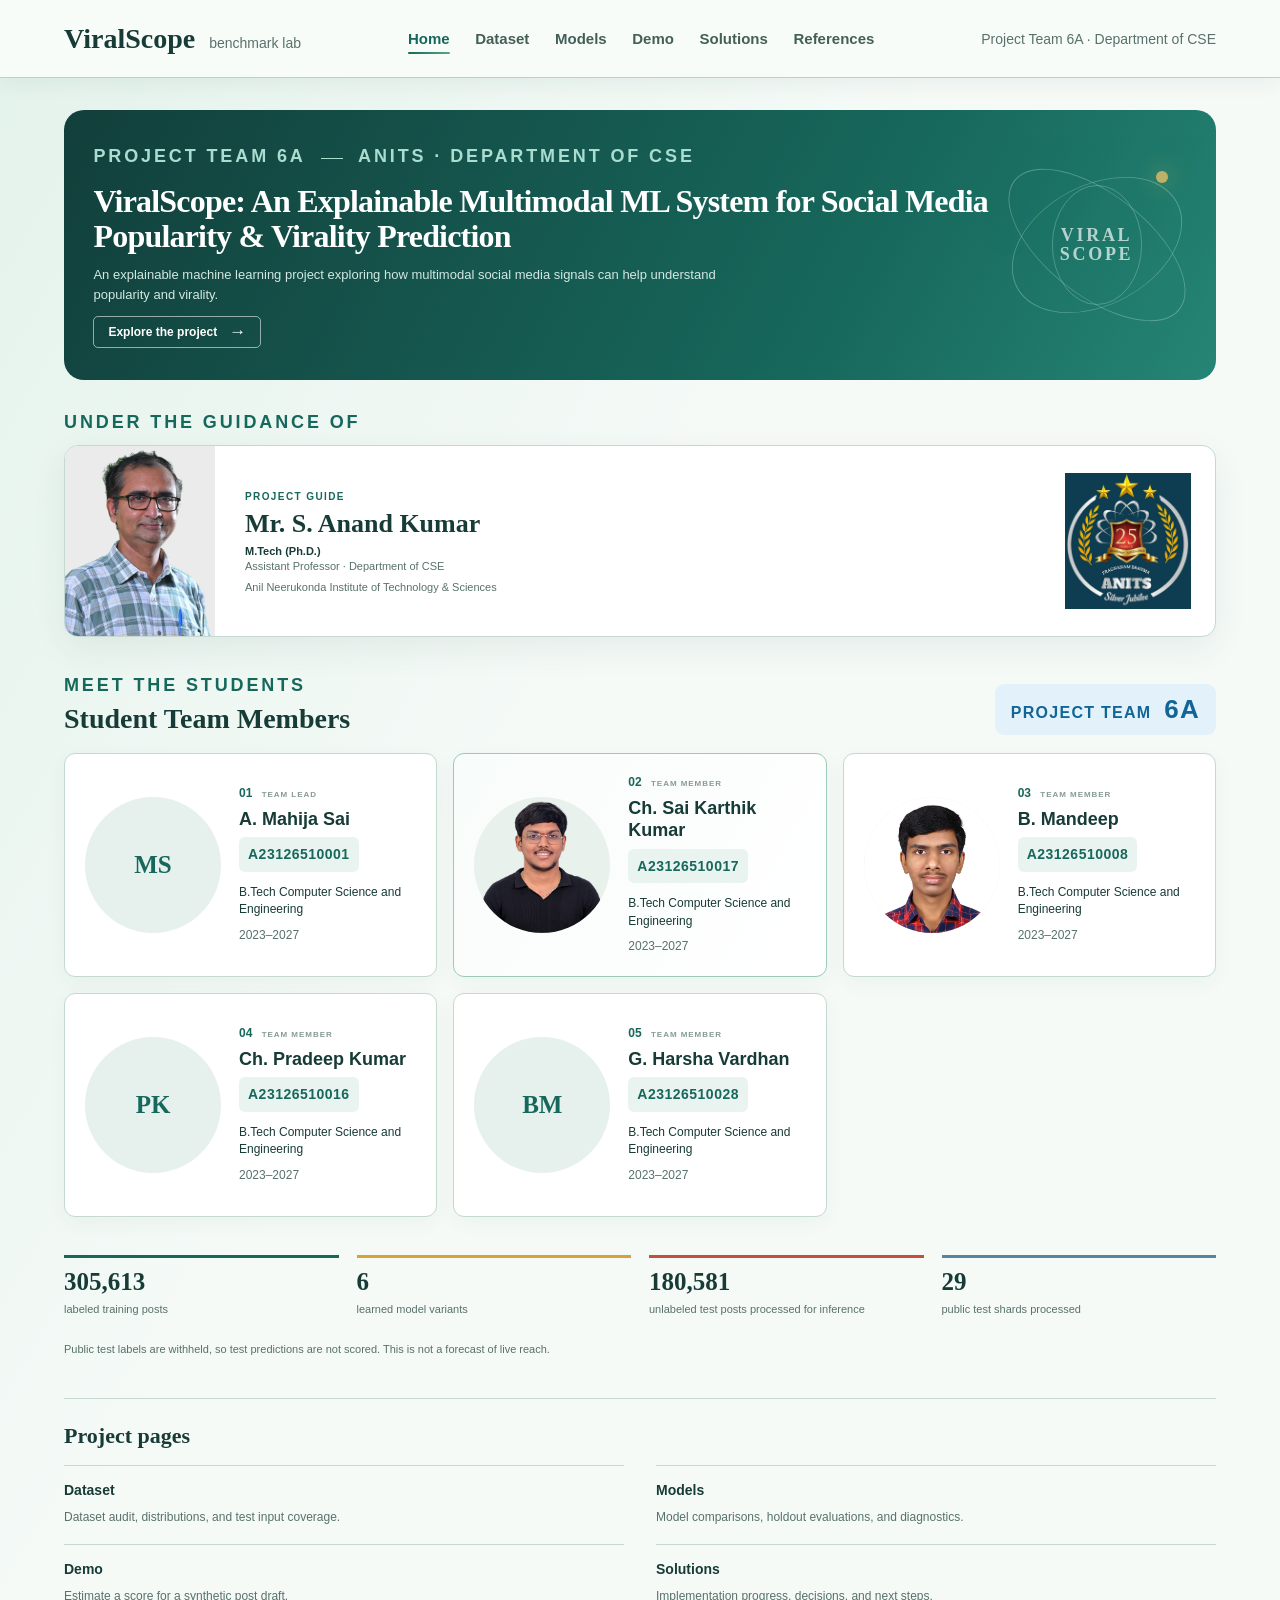
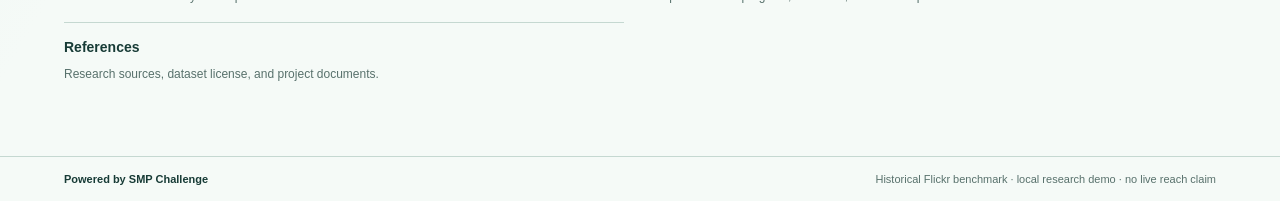
<file: web/index.html>
<!doctype html>
<html lang="en">
<head>
  <meta charset="utf-8">
  <meta name="viewport" content="width=device-width, initial-scale=1">
  <meta name="theme-color" content="#e9f4f0">
  <title>ViralScope | Project Team 6A</title>
  <link rel="stylesheet" href="/web/presentation.css?v=20261108-14">
  <script defer src="/web/image-viewer.js?v=20261110"></script>
</head>
<body>
  <header>
    <a class="brand" href="/"><strong>ViralScope</strong><span>benchmark lab</span></a>
    <nav class="site-nav" aria-label="Project pages">
      <a href="/" aria-current="page">Home</a><a href="/dataset">Dataset</a><a href="/models">Models</a><a href="/demo">Demo</a><a href="/solutions">Solutions</a><a href="/references">References</a>
    </nav>
    <span class="header-note">Project Team 6A · Department of CSE</span>
  </header>
  <main>
    <section class="project-hero">
      <div class="project-hero-copy">
        <p class="eyebrow">PROJECT TEAM 6A <span></span> ANITS · DEPARTMENT OF CSE</p>
        <h1>ViralScope: An Explainable Multimodal ML System for Social Media Popularity &amp; Virality Prediction</h1>
        <p class="hero-description">An explainable machine learning project exploring how multimodal social media signals can help understand popularity and virality.</p>
        <a class="hero-link" href="/demo">Explore the project <span aria-hidden="true">→</span></a>
      </div>
      <div class="hero-mark" aria-hidden="true">
        <span class="hero-orbit orbit-one"></span>
        <span class="hero-orbit orbit-two"></span>
        <span class="hero-orbit orbit-three"></span>
        <span class="hero-dot"></span>
        <span class="hero-mark-label">VIRAL<br>SCOPE</span>
      </div>
    </section>

    <section class="guide-section" aria-labelledby="guide-title">
      <div class="section-kicker">UNDER THE GUIDANCE OF</div>
      <article class="guide-card">
        <div class="guide-photo-wrap">
          <img class="guide-photo" src="/web/photos/Mr._S._Anandh_Kumar_100776__Assistant_Professor_CSE.png" alt="Mr. S. Anand Kumar">
        </div>
        <div class="guide-details">
          <span class="guide-label">PROJECT GUIDE</span>
          <h2 id="guide-title">Mr. S. Anand Kumar</h2>
          <p class="guide-qualification">M.Tech (Ph.D.)</p>
          <p class="guide-role">Assistant Professor · Department of CSE</p>
          <p class="guide-institute">Anil Neerukonda Institute of Technology &amp; Sciences</p>
        </div>
        <div class="guide-seal">
          <img src="/web/photos/anits%20logo.jpg" alt="Anil Neerukonda Institute of Technology and Sciences logo">
        </div>
      </div>
    </section>

    <section class="team-section" aria-labelledby="team-title">
      <div class="team-heading">
        <div>
          <div class="section-kicker">MEET THE STUDENTS</div>
          <h2 id="team-title">Student Team Members</h2>
        </div>
        <span class="team-badge">PROJECT TEAM <strong>6A</strong></span>
      </div>
      <div class="team-grid">
        <article class="student-card">
          <div class="student-avatar initials-avatar" aria-hidden="true">MS</div>
          <div class="student-info">
            <span class="student-number">01 <span>TEAM LEAD</span></span>
            <h3>A. Mahija Sai</h3>
            <p class="student-roll">A23126510001</p>
            <p class="student-dept">B.Tech Computer Science and Engineering</p>
            <p class="student-batch">2023–2027</p>
          </div>
        </article>
        <article class="student-card student-card-featured">
          <div class="student-avatar"><img src="/web/photos/Sai%20Karthik%20Kumar.png" alt="Ch. Sai Karthik Kumar"></div>
          <div class="student-info">
            <span class="student-number">02 <span>TEAM MEMBER</span></span>
            <h3>Ch. Sai Karthik Kumar</h3>
            <p class="student-roll">A23126510017</p>
            <p class="student-dept">B.Tech Computer Science and Engineering</p>
            <p class="student-batch">2023–2027</p>
          </div>
        </article>
        <article class="student-card">
          <div class="student-avatar"><img src="/web/photos/manideep.jpeg" alt="B. Mandeep"></div>
          <div class="student-info">
            <span class="student-number">03 <span>TEAM MEMBER</span></span>
            <h3>B. Mandeep</h3>
            <p class="student-roll">A23126510008</p>
            <p class="student-dept">B.Tech Computer Science and Engineering</p>
            <p class="student-batch">2023–2027</p>
          </div>
        </article>
        <article class="student-card">
          <div class="student-avatar initials-avatar" aria-hidden="true">PK</div>
          <div class="student-info">
            <span class="student-number">04 <span>TEAM MEMBER</span></span>
            <h3>Ch. Pradeep Kumar</h3>
            <p class="student-roll">A23126510016</p>
            <p class="student-dept">B.Tech Computer Science and Engineering</p>
            <p class="student-batch">2023–2027</p>
          </div>
        </article>
        <article class="student-card">
          <div class="student-avatar initials-avatar" aria-hidden="true">BM</div>
          <div class="student-info">
            <span class="student-number">05 <span>TEAM MEMBER</span></span>
            <h3>G. Harsha Vardhan</h3>
            <p class="student-roll">A23126510028</p>
            <p class="student-dept">B.Tech Computer Science and Engineering</p>
            <p class="student-batch">2023–2027</p>
          </div>
        </article>
      </div>
    </section>

    <section class="stat-grid" aria-label="Project at a glance">
      <div class="stat"><strong>305,613</strong><span>labeled training posts</span></div>
      <div class="stat"><strong>6</strong><span>learned model variants</span></div>
      <div class="stat"><strong>180,581</strong><span>unlabeled test posts processed for inference</span></div>
      <div class="stat"><strong>29</strong><span>public test shards processed</span></div>
    </section>
    <p class="small">Public test labels are withheld, so test predictions are not scored. This is not a forecast of live reach.</p>

    <section class="section" aria-labelledby="pages-title">
      <h2 id="pages-title">Project pages</h2>
      <div class="model-list">
        <article class="model-item"><a class="model-item-link" href="/dataset"><h3>Dataset</h3><p>Dataset audit, distributions, and test input coverage.</p></a></article>
        <article class="model-item"><a class="model-item-link" href="/models"><h3>Models</h3><p>Model comparisons, holdout evaluations, and diagnostics.</p></a></article>
        <article class="model-item"><a class="model-item-link" href="/demo"><h3>Demo</h3><p>Estimate a score for a synthetic post draft.</p></a></article>
        <article class="model-item"><a class="model-item-link" href="/solutions"><h3>Solutions</h3><p>Implementation progress, decisions, and next steps.</p></a></article>
        <article class="model-item"><a class="model-item-link" href="/references"><h3>References</h3><p>Research sources, dataset license, and project documents.</p></a></article>
      </div>
    </section>
  </main>
  <footer><strong>Powered by SMP Challenge</strong><span>Historical Flickr benchmark · local research demo · no live reach claim</span></footer>
</body>
</html>
</file>
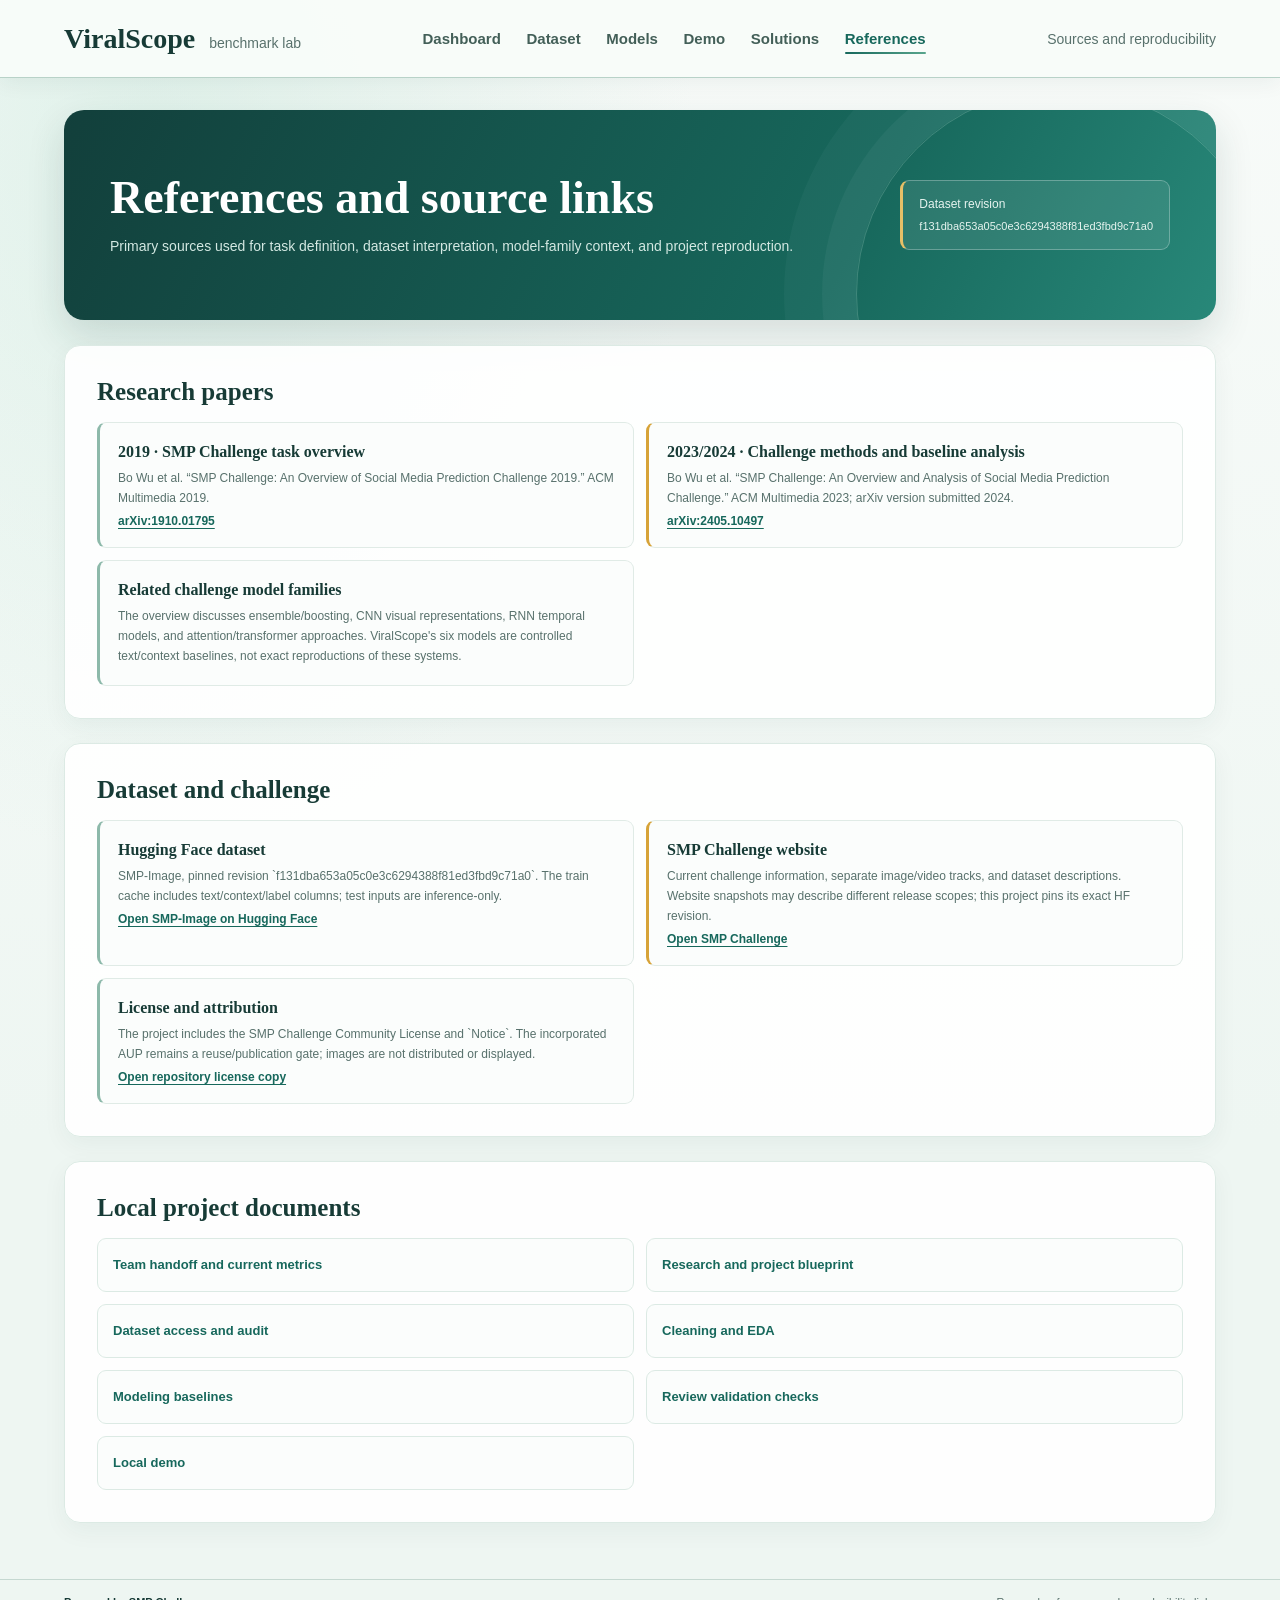
<file: web/references.html>
<!doctype html>
<html lang="en">
<head>
  <meta charset="utf-8">
  <meta name="viewport" content="width=device-width, initial-scale=1">
  <title>ViralScope | References</title>
  <link rel="stylesheet" href="/web/presentation.css?v=20261108-14">
  <script defer src="/web/image-viewer.js?v=20261110"></script>
</head>
<body data-page="references">
  <header>
    <a class="brand" href="/"><strong>ViralScope</strong><span>benchmark lab</span></a>
    <nav class="site-nav" aria-label="Project pages">
      <a href="/">Dashboard</a><a href="/dataset">Dataset</a><a href="/models">Models</a><a href="/demo">Demo</a><a href="/solutions">Solutions</a><a href="/references" aria-current="page">References</a>
    </nav>
    <span class="header-note">Sources and reproducibility</span>
  </header>
  <main>
    <section class="page-head">
      <div>
        <h1>References and source links</h1>
        <p class="lede">Primary sources used for task definition, dataset interpretation, model-family context, and project reproduction.</p>
      </div>
      <div class="scope">Dataset revision<br><span>f131dba653a05c0e3c6294388f81ed3fbd9c71a0</span></div>
    </section>
    <section class="section">
      <h2>Research papers</h2>
      <div class="rule-list">
        <article class="rule"><b>2019 · SMP Challenge task overview</b><p>Bo Wu et al. “SMP Challenge: An Overview of Social Media Prediction Challenge 2019.” ACM Multimedia 2019.</p><a href="https://arxiv.org/abs/1910.01795" target="_blank" rel="noreferrer">arXiv:1910.01795</a></article>
        <article class="rule"><b>2023/2024 · Challenge methods and baseline analysis</b><p>Bo Wu et al. “SMP Challenge: An Overview and Analysis of Social Media Prediction Challenge.” ACM Multimedia 2023; arXiv version submitted 2024.</p><a href="https://arxiv.org/abs/2405.10497" target="_blank" rel="noreferrer">arXiv:2405.10497</a></article>
        <article class="rule"><b>Related challenge model families</b><p>The overview discusses ensemble/boosting, CNN visual representations, RNN temporal models, and attention/transformer approaches. ViralScope's six models are controlled text/context baselines, not exact reproductions of these systems.</p></article>
      </div>
    </section>
    <section class="section">
      <h2>Dataset and challenge</h2>
      <div class="rule-list">
        <article class="rule"><b>Hugging Face dataset</b><p>SMP-Image, pinned revision `f131dba653a05c0e3c6294388f81ed3fbd9c71a0`. The train cache includes text/context/label columns; test inputs are inference-only.</p><a href="https://huggingface.co/datasets/smpchallenge/SMP-Image" target="_blank" rel="noreferrer">Open SMP-Image on Hugging Face</a></article>
        <article class="rule"><b>SMP Challenge website</b><p>Current challenge information, separate image/video tracks, and dataset descriptions. Website snapshots may describe different release scopes; this project pins its exact HF revision.</p><a href="https://smp-challenge.com/" target="_blank" rel="noreferrer">Open SMP Challenge</a></article>
        <article class="rule"><b>License and attribution</b><p>The project includes the SMP Challenge Community License and `Notice`. The incorporated AUP remains a reuse/publication gate; images are not distributed or displayed.</p><a href="/LICENSE-SMP-CHALLENGE.md">Open repository license copy</a></article>
      </div>
    </section>
    <section class="section">
      <h2>Local project documents</h2>
      <div class="rule-list">
        <a href="/docs/team-handoff.md">Team handoff and current metrics</a>
        <a href="/docs/research-and-project-blueprint.md">Research and project blueprint</a>
        <a href="/docs/modules/dataset-access-and-audit.md">Dataset access and audit</a>
        <a href="/docs/modules/cleaning-and-eda.md">Cleaning and EDA</a>
        <a href="/docs/modules/modeling-baselines.md">Modeling baselines</a>
        <a href="/docs/modules/review-validation.md">Review validation checks</a>
        <a href="/docs/modules/local-demo.md">Local demo</a>
      </div>
    </section>
  </main>
  <footer><strong>Powered by SMP Challenge</strong><span>Research references and reproducibility links</span></footer>
</body>
</html>
</file>
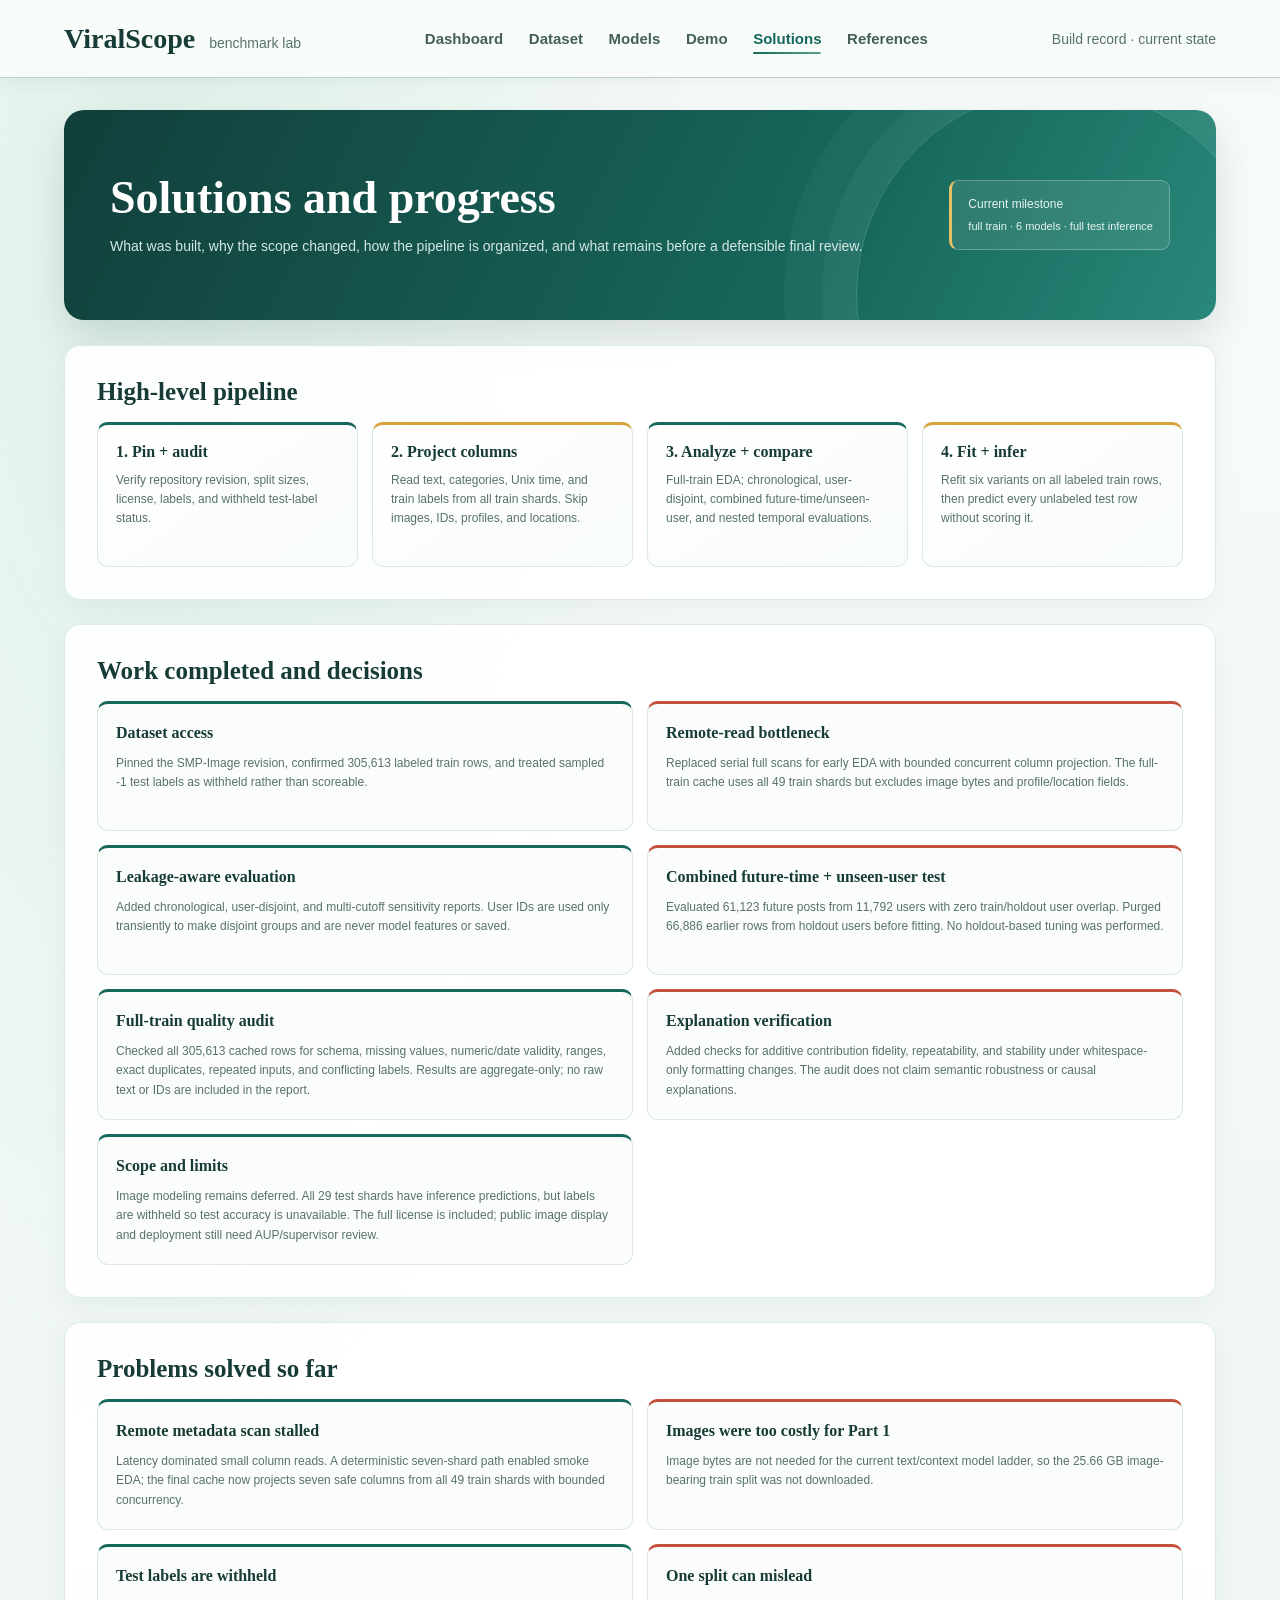
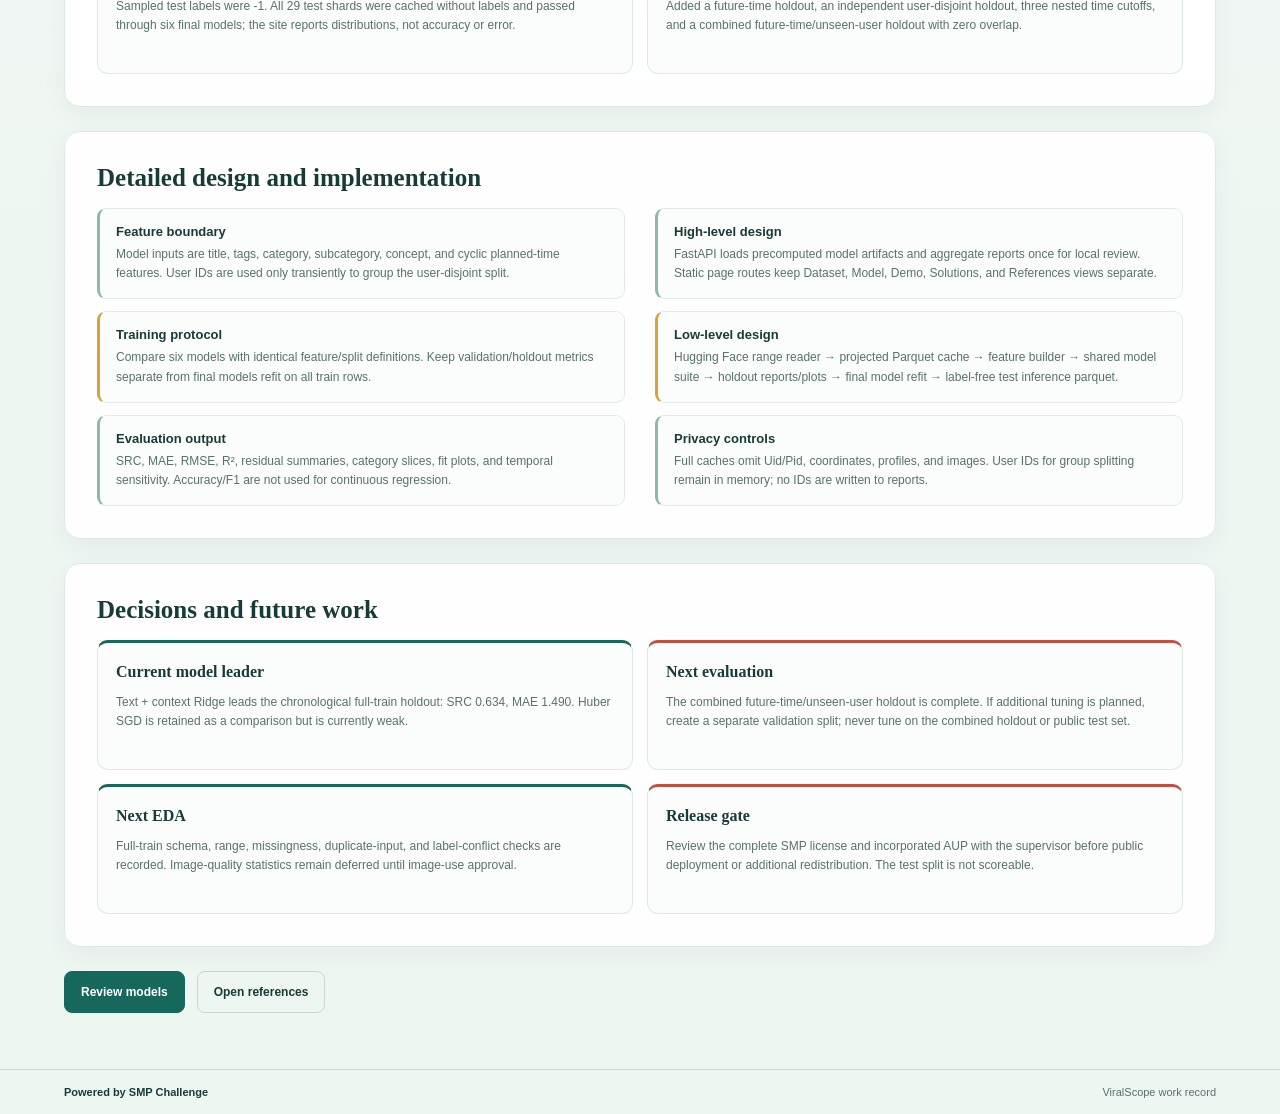
<file: web/solutions.html>
<!doctype html>
<html lang="en">
<head>
  <meta charset="utf-8">
  <meta name="viewport" content="width=device-width, initial-scale=1">
  <title>ViralScope | Solutions and Progress</title>
  <link rel="stylesheet" href="/web/presentation.css?v=20261108-14">
  <script defer src="/web/image-viewer.js?v=20261110"></script>
</head>
<body data-page="solutions">
  <header>
    <a class="brand" href="/"><strong>ViralScope</strong><span>benchmark lab</span></a>
    <nav class="site-nav" aria-label="Project pages">
      <a href="/">Dashboard</a><a href="/dataset">Dataset</a><a href="/models">Models</a><a href="/demo">Demo</a><a href="/solutions" aria-current="page">Solutions</a><a href="/references">References</a>
    </nav>
    <span class="header-note">Build record · current state</span>
  </header>
  <main>
    <section class="page-head">
      <div>
        <h1>Solutions and progress</h1>
        <p class="lede">What was built, why the scope changed, how the pipeline is organized, and what remains before a defensible final review.</p>
      </div>
      <div class="scope">Current milestone<br><span>full train · 6 models · full test inference</span></div>
    </section>

    <section class="section">
      <h2>High-level pipeline</h2>
      <div class="flow" role="img" aria-label="Dataset revision to full-train cache, EDA, evaluation, final fitting, and test inference">
        <div class="flow-step"><b>1. Pin + audit</b><p>Verify repository revision, split sizes, license, labels, and withheld test-label status.</p></div>
        <div class="flow-step"><b>2. Project columns</b><p>Read text, categories, Unix time, and train labels from all train shards. Skip images, IDs, profiles, and locations.</p></div>
        <div class="flow-step"><b>3. Analyze + compare</b><p>Full-train EDA; chronological, user-disjoint, combined future-time/unseen-user, and nested temporal evaluations.</p></div>
        <div class="flow-step"><b>4. Fit + infer</b><p>Refit six variants on all labeled train rows, then predict every unlabeled test row without scoring it.</p></div>
      </div>
    </section>

    <section class="section">
      <h2>Work completed and decisions</h2>
      <div class="solution-list">
        <article class="solution-item"><h3>Dataset access</h3><p>Pinned the SMP-Image revision, confirmed 305,613 labeled train rows, and treated sampled -1 test labels as withheld rather than scoreable.</p></article>
        <article class="solution-item"><h3>Remote-read bottleneck</h3><p>Replaced serial full scans for early EDA with bounded concurrent column projection. The full-train cache uses all 49 train shards but excludes image bytes and profile/location fields.</p></article>
        <article class="solution-item"><h3>Leakage-aware evaluation</h3><p>Added chronological, user-disjoint, and multi-cutoff sensitivity reports. User IDs are used only transiently to make disjoint groups and are never model features or saved.</p></article>
        <article class="solution-item"><h3>Combined future-time + unseen-user test</h3><p>Evaluated 61,123 future posts from 11,792 users with zero train/holdout user overlap. Purged 66,886 earlier rows from holdout users before fitting. No holdout-based tuning was performed.</p></article>
        <article class="solution-item"><h3>Full-train quality audit</h3><p>Checked all 305,613 cached rows for schema, missing values, numeric/date validity, ranges, exact duplicates, repeated inputs, and conflicting labels. Results are aggregate-only; no raw text or IDs are included in the report.</p></article>
        <article class="solution-item"><h3>Explanation verification</h3><p>Added checks for additive contribution fidelity, repeatability, and stability under whitespace-only formatting changes. The audit does not claim semantic robustness or causal explanations.</p></article>
        <article class="solution-item"><h3>Scope and limits</h3><p>Image modeling remains deferred. All 29 test shards have inference predictions, but labels are withheld so test accuracy is unavailable. The full license is included; public image display and deployment still need AUP/supervisor review.</p></article>
      </div>
    </section>

    <section class="section">
      <h2>Problems solved so far</h2>
      <div class="solution-list">
        <article class="solution-item"><h3>Remote metadata scan stalled</h3><p>Latency dominated small column reads. A deterministic seven-shard path enabled smoke EDA; the final cache now projects seven safe columns from all 49 train shards with bounded concurrency.</p></article>
        <article class="solution-item"><h3>Images were too costly for Part 1</h3><p>Image bytes are not needed for the current text/context model ladder, so the 25.66 GB image-bearing train split was not downloaded.</p></article>
        <article class="solution-item"><h3>Test labels are withheld</h3><p>Sampled test labels were -1. All 29 test shards were cached without labels and passed through six final models; the site reports distributions, not accuracy or error.</p></article>
        <article class="solution-item"><h3>One split can mislead</h3><p>Added a future-time holdout, an independent user-disjoint holdout, three nested time cutoffs, and a combined future-time/unseen-user holdout with zero overlap.</p></article>
      </div>
    </section>

    <section class="section">
      <h2>Detailed design and implementation</h2>
      <div class="split">
        <div class="rule-list">
          <div class="rule"><b>Feature boundary</b><p>Model inputs are title, tags, category, subcategory, concept, and cyclic planned-time features. User IDs are used only transiently to group the user-disjoint split.</p></div>
          <div class="rule"><b>Training protocol</b><p>Compare six models with identical feature/split definitions. Keep validation/holdout metrics separate from final models refit on all train rows.</p></div>
          <div class="rule"><b>Evaluation output</b><p>SRC, MAE, RMSE, R², residual summaries, category slices, fit plots, and temporal sensitivity. Accuracy/F1 are not used for continuous regression.</p></div>
        </div>
        <div class="rule-list">
          <div class="rule"><b>High-level design</b><p>FastAPI loads precomputed model artifacts and aggregate reports once for local review. Static page routes keep Dataset, Model, Demo, Solutions, and References views separate.</p></div>
          <div class="rule"><b>Low-level design</b><p>Hugging Face range reader → projected Parquet cache → feature builder → shared model suite → holdout reports/plots → final model refit → label-free test inference parquet.</p></div>
          <div class="rule"><b>Privacy controls</b><p>Full caches omit Uid/Pid, coordinates, profiles, and images. User IDs for group splitting remain in memory; no IDs are written to reports.</p></div>
        </div>
      </div>
    </section>

    <section class="section">
      <h2>Decisions and future work</h2>
      <div class="solution-list">
        <article class="solution-item"><h3>Current model leader</h3><p>Text + context Ridge leads the chronological full-train holdout: SRC 0.634, MAE 1.490. Huber SGD is retained as a comparison but is currently weak.</p></article>
        <article class="solution-item"><h3>Next evaluation</h3><p>The combined future-time/unseen-user holdout is complete. If additional tuning is planned, create a separate validation split; never tune on the combined holdout or public test set.</p></article>
        <article class="solution-item"><h3>Next EDA</h3><p>Full-train schema, range, missingness, duplicate-input, and label-conflict checks are recorded. Image-quality statistics remain deferred until image-use approval.</p></article>
        <article class="solution-item"><h3>Release gate</h3><p>Review the complete SMP license and incorporated AUP with the supervisor before public deployment or additional redistribution. The test split is not scoreable.</p></article>
      </div>
    </section>
    <div class="actions"><a class="button-link" href="/models">Review models</a><a class="button-link secondary" href="/references">Open references</a></div>
  </main>
  <footer><strong>Powered by SMP Challenge</strong><span>ViralScope work record</span></footer>
</body>
</html>
</file>
<file: web/presentation.css>
:root {
  --ink: #173b36;
  --muted: #58716c;
  --line: #c5d8d1;
  --paper: #f5faf7;
  --mint: #e4f1ec;
  --green: #17685c;
  --coral: #c34f3c;
  --gold: #d7a338;
  --white: #fff;
  color: var(--ink);
  background: var(--paper);
  font-family: "Trebuchet MS", Verdana, sans-serif;
}
* { box-sizing: border-box; }
html { scroll-behavior: smooth; }
body {
  min-width: 320px;
  margin: 0;
  background: var(--paper);
  background-image: linear-gradient(120deg, rgba(220, 239, 230, .7), transparent 42%);
}
a { color: var(--green); }
header {
  display: flex;
  flex-wrap: wrap;
  align-items: center;
  justify-content: space-between;
  gap: 12px 24px;
  min-height: 70px;
  padding: 12px clamp(20px, 5vw, 72px);
  border-bottom: 1px solid var(--line);
  background: rgba(245, 250, 247, .94);
}
.brand { display: flex; align-items: baseline; gap: 12px; text-decoration: none; color: var(--ink); }
.brand strong { font: 700 25px Georgia, serif; }
.brand span, .header-note { color: var(--muted); font-size: 12px; }
.site-nav { display: flex; align-items: center; gap: 18px; }
.site-nav a { color: var(--muted); font-size: 12px; text-decoration: none; white-space: nowrap; }
.site-nav a:hover, .site-nav a[aria-current="page"] { color: var(--green); text-decoration: underline; text-underline-offset: 4px; }
main { max-width: 1320px; margin: auto; padding: 32px clamp(20px, 5vw, 72px) 56px; }
h1 { margin: 0 0 10px; font: 600 38px/1.1 Georgia, serif; }
h2 { margin: 0 0 16px; font: 600 22px Georgia, serif; }
h3 { margin: 0 0 10px; font-size: 14px; }
p { line-height: 1.6; }
.lede { max-width: 850px; margin: 0; color: var(--muted); font-size: 14px; }
.page-head { display: flex; align-items: end; justify-content: space-between; gap: 24px; margin: 0 0 30px; }
.scope { border-left: 3px solid var(--coral); padding-left: 12px; color: var(--muted); font-size: 12px; line-height: 1.5; }
.section { margin-top: 40px; padding-top: 24px; border-top: 1px solid var(--line); }
.section-intro { max-width: 850px; margin: -4px 0 20px; color: var(--muted); font-size: 12px; line-height: 1.55; }
.stat-grid { display: grid; grid-template-columns: repeat(4, minmax(0, 1fr)); gap: 18px; margin: 24px 0; }
.stat { min-width: 0; padding-top: 10px; border-top: 3px solid var(--green); }
.stat:nth-child(2) { border-color: var(--gold); }
.stat:nth-child(3) { border-color: var(--coral); }
.stat:nth-child(4) { border-color: #5785a1; }
.stat strong { display: block; font: 600 25px Georgia, serif; font-variant-numeric: tabular-nums; }
.stat span { display: block; margin-top: 6px; color: var(--muted); font-size: 11px; line-height: 1.4; }
.split { display: grid; grid-template-columns: repeat(2, minmax(0, 1fr)); gap: 30px; }
.rule-list { display: grid; gap: 12px; }
.rule { border-top: 1px solid var(--line); padding-top: 10px; }
.rule b { display: block; font-size: 13px; }
.rule p { margin: 6px 0 0; color: var(--muted); font-size: 12px; }
.table-wrap { width: 100%; margin-top: 18px; overflow-x: auto; }
table { width: 100%; border-collapse: collapse; font-size: 12px; text-align: right; }
th, td { padding: 10px 12px; border-top: 1px solid var(--line); font-variant-numeric: tabular-nums; white-space: nowrap; }
thead th { color: var(--muted); font-size: 11px; }
th:first-child, td:first-child { text-align: left; }
.model-list { display: grid; grid-template-columns: repeat(2, minmax(0, 1fr)); gap: 0 32px; }
.model-item { display: block; padding: 16px 0; border-top: 1px solid var(--line); color: inherit; text-decoration: none; }
.model-item-link { display: block; color: inherit; text-decoration: none; }
.model-item:hover h3 { color: var(--green); text-decoration: underline; text-underline-offset: 4px; }
.model-item p { margin: 0; color: var(--muted); font-size: 12px; }
.model-meta { display: flex; flex-wrap: wrap; gap: 8px 18px; margin-top: 9px; color: var(--muted); font-size: 11px; }
.charts { display: grid; grid-template-columns: repeat(2, minmax(0, 1fr)); gap: 20px; }
.chart { min-width: 0; margin: 0; }
.chart img { display: block; width: 100%; height: auto; border: 1px solid var(--line); background: white; }
.chart figcaption { margin-top: 7px; color: var(--muted); font-size: 11px; line-height: 1.45; }
.histogram { display: flex; align-items: end; gap: 4px; height: 150px; margin-bottom: 10px; border-bottom: 1px solid var(--line); }
.histogram span { flex: 1 1 0; min-width: 3px; background: #4b9b87; }
.category-row { display: grid; grid-template-columns: minmax(100px, 1.15fr) 2fr auto; align-items: center; gap: 10px; font-size: 11px; }
.category-name { overflow-wrap: anywhere; color: var(--muted); }
.category-track { height: 6px; background: #dbe8e3; }
.category-fill { height: 100%; background: var(--coral); }
.callout { margin: 18px 0; padding: 14px 16px; border-left: 3px solid var(--coral); background: var(--mint); color: var(--ink); font-size: 12px; line-height: 1.55; }
.callout:empty { display: none; }
.flow { display: grid; grid-template-columns: repeat(4, minmax(0, 1fr)); gap: 12px; counter-reset: flow; }
.flow-step { min-width: 0; border-top: 3px solid var(--green); padding-top: 10px; }
.flow-step:nth-child(2n) { border-color: var(--gold); }
.flow-step b { display: block; font-size: 13px; }
.flow-step p { margin: 6px 0 0; color: var(--muted); font-size: 11px; line-height: 1.45; }
.profile-layout { display: grid; grid-template-columns: minmax(220px, .7fr) 1.3fr; gap: 28px; align-items: start; }
.portrait-placeholder { display: grid; place-items: center; min-height: 300px; border: 1px dashed var(--line); background: var(--mint); color: var(--muted); text-align: center; font: 600 18px Georgia, serif; }
.profile-details { display: grid; gap: 8px; }
.profile-details div { padding: 8px 0; border-bottom: 1px solid var(--line); font-size: 13px; }
.profile-details span { color: var(--muted); }
.metric-bar { height: 6px; background: #dbe8e3; }
.metric-bar i { display: block; height: 100%; background: var(--green); }
.metric-grid { display: grid; grid-template-columns: repeat(3, minmax(0, 1fr)); gap: 22px; }
.metric-model { min-width: 0; padding-top: 12px; border-top: 3px solid var(--green); }
.metric-model:nth-child(3n + 2) { border-color: var(--gold); }
.metric-model:nth-child(3n) { border-color: var(--coral); }
.metric-row { display: flex; justify-content: space-between; gap: 8px; margin: 7px 0 4px; color: var(--muted); font-size: 11px; }
.metric-row b { color: var(--ink); font-variant-numeric: tabular-nums; }
.metric-model .metric-bar i { background: currentColor; }
.metric-model:nth-child(3n + 2) .metric-bar i { color: var(--gold); }
.metric-model:nth-child(3n) .metric-bar i { color: var(--coral); }
.solution-list { display: grid; grid-template-columns: repeat(2, minmax(0, 1fr)); gap: 22px 36px; }
.solution-item { border-top: 2px solid var(--green); padding-top: 10px; }
.solution-item:nth-child(2n) { border-color: var(--coral); }
.solution-item p { margin: 0; color: var(--muted); font-size: 12px; line-height: 1.55; }
:is(.stat, .model-item, .chart, .rule, .flow-step, .metric-model, .solution-item, .callout, .guide-card, .student-card) {
  transition: transform .22s ease, box-shadow .22s ease, border-color .22s ease, background-color .22s ease;
}
.stat:hover, .model-item:hover, .chart:hover, .rule:hover, .flow-step:hover,
.metric-model:hover, .solution-item:hover, .callout:hover, .guide-card:hover, .student-card:hover {
  transform: translateY(-3px);
  box-shadow: 0 10px 24px rgba(23, 59, 54, .1);
}
.actions { display: flex; flex-wrap: wrap; gap: 12px; margin-top: 22px; }
.button-link { display: inline-flex; align-items: center; justify-content: center; min-height: 42px; padding: 0 16px; border: 1px solid var(--green); border-radius: 4px; background: var(--green); color: white; font-size: 12px; font-weight: 700; text-decoration: none; }
.button-link.secondary { background: transparent; color: var(--ink); border-color: var(--line); }
.demo-form { display: grid; gap: 14px; }
.demo-form label { display: grid; gap: 6px; color: var(--muted); font-size: 12px; font-weight: 700; }
.demo-form input, .demo-form textarea, .demo-form select { width: 100%; min-width: 0; border: 1px solid var(--line); border-radius: 4px; padding: 10px 11px; background: var(--white); color: var(--ink); font: 14px "Trebuchet MS", Verdana, sans-serif; }
.demo-form textarea { resize: vertical; }
.small { color: var(--muted); font-size: 11px; line-height: 1.55; }
footer { display: flex; justify-content: space-between; gap: 16px; padding: 16px clamp(20px, 5vw, 72px); border-top: 1px solid var(--line); color: var(--muted); font-size: 11px; }
footer strong { color: var(--ink); }
.project-hero {
  position: relative;
  display: grid;
  grid-template-columns: minmax(0, 1fr) 180px;
  align-items: center;
  min-height: 270px;
  margin-bottom: 32px;
  padding: clamp(22px, 2.3vw, 32px);
  overflow: hidden;
  border-radius: 20px;
  background: linear-gradient(118deg, #123f3b 0%, #17685c 68%, #258575 100%);
  color: #fff;
}
.project-hero-copy { position: relative; z-index: 1; max-width: 1000px; }
.eyebrow, .section-kicker { margin: 0 0 14px; color: #a9ddd0; font-size: 18px; font-weight: 700; letter-spacing: .16em; }
.eyebrow span { display: inline-block; width: 22px; height: 1px; margin: 0 8px 3px; background: #a9ddd0; }
.project-hero h1 { max-width: 1000px; margin: 0; font: 600 clamp(30px, 2.5vw, 36px)/1.08 Georgia, serif; letter-spacing: -.025em; }
.hero-description { max-width: 650px; margin: 12px 0 0; color: #d3e8e2; font-size: 13px; line-height: 1.5; }
.hero-link { display: inline-flex; align-items: center; gap: 12px; margin-top: 12px; padding: 8px 14px; border: 1px solid rgba(255,255,255,.55); border-radius: 5px; color: white; font-size: 12px; font-weight: 700; text-decoration: none; }
.hero-link:hover { background: rgba(255,255,255,.12); }
.hero-link span { font-size: 17px; line-height: 12px; }
.hero-mark { position: relative; width: 210px; height: 210px; justify-self: center; opacity: .8; }
.hero-orbit { position: absolute; inset: 14px; border: 1px solid rgba(220,249,239,.36); border-radius: 50%; transform: rotate(-28deg) scaleY(.66); }
.orbit-two { inset: 35px 0; transform: rotate(38deg) scaleY(.73); }
.orbit-three { inset: 45px; transform: rotate(90deg) scaleY(.75); }
.hero-dot { position: absolute; top: 31px; right: 34px; width: 12px; height: 12px; border-radius: 50%; background: #e6bf67; box-shadow: 0 0 22px rgba(230,191,103,.7); }
.hero-mark-label { position: absolute; inset: 0; display: grid; align-content: center; justify-content: center; color: rgba(255,255,255,.85); font: 600 18px/1.05 Georgia, serif; letter-spacing: .15em; text-align: center; }
.guide-section { margin: 0 0 38px; }
.section-kicker { margin-bottom: 12px; color: var(--green); }
.guide-card { position: relative; display: grid; grid-template-columns: 150px minmax(0, 1fr) 140px; align-items: center; min-height: 190px; overflow: hidden; border: 1px solid var(--line); border-radius: 14px; background: #fff; box-shadow: 0 12px 34px rgba(23,59,54,.07); }
.guide-photo-wrap { align-self: stretch; height: 190px; min-height: 0; overflow: hidden; background: #eef1ec; }
.guide-photo { display: block; width: 100%; height: 100%; min-height: 0; object-fit: cover; object-position: center 28%; }
.guide-details { padding: 18px clamp(18px, 2.5vw, 30px); }
.guide-label { display: inline-block; margin-bottom: 7px; color: var(--green); font-size: 10px; font-weight: 700; letter-spacing: .14em; }
.guide-details h2 { margin: 0 0 5px; color: var(--ink); font: 600 clamp(21px, 2.2vw, 26px)/1.15 Georgia, serif; }
.guide-qualification, .guide-role, .guide-institute { margin: 0; color: var(--muted); font-size: 11px; line-height: 1.45; }
.guide-qualification { color: var(--ink); font-weight: 700; }
.guide-institute { margin-top: 5px; }
.guide-seal { align-self: center; justify-self: center; width: 126px; height: 158px; min-width: 0; margin-right: 35px; overflow: hidden; border-radius: 7px; }
.guide-seal img { display: block; width: 100%; height: 100%; object-fit: contain; }
.team-section { margin: 0 0 38px; }
.team-heading { display: flex; align-items: end; justify-content: space-between; gap: 20px; margin-bottom: 18px; }
.team-heading .section-kicker { margin-bottom: 7px; }
.team-heading h2 { margin: 0; font: 600 28px Georgia, serif; }
.team-badge { padding: 10px 16px; border-radius: 9px; background: #e3f2fa; color: #126596; font-size: 16px; font-weight: 700; letter-spacing: .08em; white-space: nowrap; }
.team-badge strong { margin-left: 7px; font-size: 26px; }
.team-grid { display: grid; grid-template-columns: repeat(3, minmax(0, 1fr)); grid-auto-rows: 1fr; gap: 16px; }
.student-card { min-width: 0; height: 100%; display: flex; align-items: center; gap: 18px; min-height: 224px; padding: 20px; border: 1px solid var(--line); border-radius: 11px; background: #fff; box-shadow: 0 6px 20px rgba(23,59,54,.045); transition: transform .22s ease, box-shadow .22s ease, border-color .22s ease; }
.student-card:hover { transform: translateY(-4px); border-color: #8db9aa; box-shadow: 0 13px 28px rgba(23,59,54,.12); }
.student-card-featured { border-color: #9dc9bb; background: linear-gradient(120deg, #f8fcfa, #fff); }
.student-avatar { flex: 0 0 136px; width: 136px; height: 136px; display: grid; place-items: center; overflow: hidden; border-radius: 50%; background: #e9f1ed; transition: transform .22s ease, box-shadow .22s ease; }
.student-card:hover .student-avatar { transform: scale(1.06); box-shadow: 0 5px 14px rgba(23,59,54,.16); }
.student-avatar img { width: 100%; height: 100%; object-fit: cover; object-position: center 28%; transition: transform .3s ease; }
.student-card:hover .student-avatar img { transform: scale(1.08); }
.initials-avatar { background: #e6f0ed; color: var(--green); font: 600 25px Georgia, serif; }
.student-info { min-width: 0; }
.student-number { display: block; margin-bottom: 8px; color: var(--green); font-size: 12px; font-weight: 700; }
.student-number span { margin-left: 6px; color: #879b95; font-size: 8px; letter-spacing: .12em; }
.student-info h3 { margin: 0 0 7px; color: var(--ink); font-size: 18px; line-height: 1.25; }
.student-roll { display: inline-block; margin: 0; padding: 6px 9px; border-radius: 6px; background: #e9f4f0; color: var(--green); font-size: 14px; font-weight: 700; font-variant-numeric: tabular-nums; letter-spacing: .035em; }
.student-dept, .student-batch { margin: 12px 0 0; color: var(--ink); font-size: 12px; line-height: 1.45; }
.student-batch { margin-top: 8px; color: var(--muted); }
@media (max-width: 760px) {
  .page-head { align-items: start; flex-direction: column; }
  .site-nav { order: 3; width: 100%; overflow-x: auto; padding: 5px 0; }
  .split, .model-list, .charts, .profile-layout, .metric-grid, .solution-list { grid-template-columns: 1fr; }
  .flow { grid-template-columns: repeat(2, minmax(0, 1fr)); }
  .stat-grid { grid-template-columns: repeat(2, minmax(0, 1fr)); }
  h1 { font-size: 31px; }
  .project-hero { grid-template-columns: minmax(0, 1fr) 130px; min-height: 260px; }
  .project-hero h1 { font-size: clamp(30px, 4.5vw, 36px); }
  .hero-mark { width: 130px; height: 170px; }
  .hero-mark-label { font-size: 15px; }
  .guide-card { grid-template-columns: 110px minmax(0, 1fr) 96px; min-height: 180px; }
  .guide-photo-wrap { height: 180px; }
  .guide-seal { width: 80px; height: 130px; margin-right: 0; }
  .team-grid { grid-template-columns: repeat(2, minmax(0, 1fr)); }
  .student-card { gap: 14px; min-height: 204px; padding: 16px; }
  .student-avatar { flex-basis: 112px; width: 112px; height: 112px; }
  .student-info h3 { font-size: 17px; }
  .student-roll { font-size: 13px; }
}
@media (max-width: 420px) {
  .flow { grid-template-columns: 1fr; }
  footer { flex-direction: column; }
  .project-hero { display: block; min-height: auto; padding: 26px 24px; }
  .project-hero h1 { font-size: 30px; }
  .hero-mark { position: absolute; right: -56px; bottom: -48px; width: 180px; height: 180px; opacity: .32; }
  .project-hero-copy { z-index: 1; }
  .guide-card { grid-template-columns: 86px minmax(0, 1fr) 72px; min-height: 190px; }
  .guide-photo-wrap { height: 100%; min-height: 190px; }
  .guide-photo { min-height: 0; object-position: center 25%; }
  .guide-seal { width: 60px; height: 100px; }
  .guide-details { padding: 10px; }
  .guide-details h2 { font-size: 18px; }
  .team-heading { align-items: start; flex-direction: column; }
  .team-grid { grid-template-columns: 1fr; gap: 10px; }
  .student-card { min-height: 190px; padding: 16px; }
  .student-avatar { flex-basis: 116px; width: 116px; height: 116px; }
  .student-info h3 { font-size: 18px; }
}
@media (prefers-reduced-motion: reduce) {
  :is(.stat, .model-item, .chart, .rule, .flow-step, .metric-model, .solution-item, .callout, .guide-card, .student-card, .student-avatar, .student-avatar img) {
    transition: none;
  }
  .stat:hover, .model-item:hover, .chart:hover, .rule:hover, .flow-step:hover,
  .metric-model:hover, .solution-item:hover, .callout:hover, .guide-card:hover,
  .student-card:hover, .student-avatar:hover, .student-avatar img:hover {
    transform: none;
    box-shadow: none;
  }
  .student-card:hover .student-avatar,
  .student-card:hover .student-avatar img {
    transform: none;
    box-shadow: none;
  }
}
body[data-page="models"],
body[data-page="model"],
body[data-page="demo"],
body[data-page="solutions"],
body[data-page="references"] {
  background-color: #f0f7f4;
  background-image: radial-gradient(ellipse at 12% 9%, rgba(198, 231, 218, .48), transparent 34%), linear-gradient(180deg, #f8fbf9, #eef6f2 70%);
}
body[data-page="models"] main,
body[data-page="model"] main,
body[data-page="demo"] main,
body[data-page="solutions"] main,
body[data-page="references"] main { max-width: 1440px; }
body:is([data-page="models"], [data-page="model"], [data-page="demo"], [data-page="solutions"], [data-page="references"]) .page-head {
  position: relative;
  align-items: center;
  min-height: 210px;
  margin: 0 0 25px;
  padding: clamp(26px, 4vw, 46px);
  overflow: hidden;
  border: 0;
  border-radius: 20px;
  background: linear-gradient(116deg, #123f3b, #17685c 68%, #288879);
  box-shadow: 0 16px 38px rgba(23, 59, 54, .14);
  color: #fff;
  animation: dataset-rise .55s ease both;
}
body:is([data-page="models"], [data-page="model"], [data-page="demo"], [data-page="solutions"], [data-page="references"]) .page-head::after {
  position: absolute;
  right: -52px;
  bottom: -180px;
  width: 410px;
  height: 410px;
  border: 1px solid rgba(226, 249, 239, .2);
  border-radius: 50%;
  box-shadow: 0 0 0 34px rgba(226, 249, 239, .045), 0 0 0 72px rgba(226, 249, 239, .035);
  content: "";
}
body:is([data-page="models"], [data-page="model"], [data-page="demo"], [data-page="solutions"], [data-page="references"]) .page-head > div { position: relative; z-index: 1; }
body:is([data-page="models"], [data-page="model"], [data-page="demo"], [data-page="solutions"], [data-page="references"]) .page-head h1 {
  max-width: 800px;
  margin-bottom: 12px;
  font-size: clamp(32px, 4vw, 46px);
}
body:is([data-page="models"], [data-page="model"], [data-page="demo"], [data-page="solutions"], [data-page="references"]) .page-head .lede { max-width: 780px; color: #d3e8e2; font-size: 14px; }
body:is([data-page="models"], [data-page="model"], [data-page="demo"], [data-page="solutions"], [data-page="references"]) .scope {
  max-width: 300px;
  padding: 14px 16px;
  border: 1px solid rgba(255,255,255,.28);
  border-left: 3px solid #e6bf67;
  border-radius: 9px;
  background: rgba(255,255,255,.09);
  color: #e6f4ef;
  overflow-wrap: anywhere;
}
body:is([data-page="models"], [data-page="model"], [data-page="demo"], [data-page="solutions"], [data-page="references"]) .scope span { display: inline-block; margin-top: 5px; font-size: 11px; }
body:is([data-page="models"], [data-page="model"], [data-page="demo"], [data-page="solutions"], [data-page="references"]) section.section {
  margin-top: 24px;
  padding: clamp(20px, 3vw, 32px);
  border: 1px solid #dceae4;
  border-radius: 16px;
  background: rgba(255,255,255,.9);
  box-shadow: 0 8px 24px rgba(23,59,54,.05);
  animation: dataset-rise .5s ease both;
}
body:is([data-page="models"], [data-page="model"], [data-page="demo"], [data-page="solutions"], [data-page="references"]) section.section h2 { font-size: clamp(20px, 2.2vw, 25px); }
body:is([data-page="models"], [data-page="model"], [data-page="demo"], [data-page="solutions"], [data-page="references"]) .section-intro { margin: -5px 0 18px; font-size: 13px; }
body:is([data-page="models"], [data-page="model"], [data-page="demo"], [data-page="solutions"], [data-page="references"]) .callout {
  padding: 16px 18px;
  border: 1px solid #d5e7df;
  border-left: 4px solid var(--coral);
  border-radius: 0 11px 11px 0;
  background: linear-gradient(110deg, #e8f4ef, #f7fbf9);
  font-size: 13px;
}
body:is([data-page="models"], [data-page="model"], [data-page="demo"], [data-page="solutions"], [data-page="references"]) .table-wrap {
  border: 1px solid #dceae4;
  border-radius: 11px;
  background: #fff;
  box-shadow: 0 5px 16px rgba(23,59,54,.04);
}
body:is([data-page="models"], [data-page="model"], [data-page="demo"], [data-page="solutions"], [data-page="references"]) thead th {
  border-top: 0;
  background: #eaf4ef;
  color: #315d53;
  font-size: 11px;
  letter-spacing: .04em;
}
body:is([data-page="models"], [data-page="model"], [data-page="demo"], [data-page="solutions"], [data-page="references"]) th,
body:is([data-page="models"], [data-page="model"], [data-page="demo"], [data-page="solutions"], [data-page="references"]) td { padding: 12px 14px; }
body:is([data-page="models"], [data-page="model"], [data-page="demo"], [data-page="solutions"], [data-page="references"]) tbody tr { transition: background-color .18s ease; }
body:is([data-page="models"], [data-page="model"], [data-page="demo"], [data-page="solutions"], [data-page="references"]) tbody tr:hover { background: #f2f8f5; }
body:is([data-page="models"], [data-page="model"], [data-page="demo"], [data-page="solutions"], [data-page="references"]) .rule-list { gap: 12px; }
body:is([data-page="models"], [data-page="model"], [data-page="demo"], [data-page="solutions"], [data-page="references"]) .rule {
  padding: 15px 16px;
  border: 1px solid #e0ebe6;
  border-left: 3px solid #8db9aa;
  border-radius: 9px;
  background: #fbfdfc;
}
body:is([data-page="models"], [data-page="model"], [data-page="demo"], [data-page="solutions"], [data-page="references"]) .rule:nth-child(2n) { border-left-color: #d7a338; }

body[data-page="models"] .callout { margin-top: 0; }
body[data-page="models"] .model-list { gap: 14px; }
body[data-page="models"] .model-item {
  min-width: 0;
  padding: 20px;
  border: 1px solid #dceae4;
  border-top: 3px solid var(--green);
  border-radius: 12px;
  background: linear-gradient(145deg, #fff, #f8fcfa);
  box-shadow: 0 6px 18px rgba(23,59,54,.045);
}
body[data-page="models"] .model-item:nth-child(3n + 2) { border-top-color: var(--gold); }
body[data-page="models"] .model-item:nth-child(3n) { border-top-color: var(--coral); }
body[data-page="models"] .model-item h3 { margin-bottom: 9px; font: 600 18px Georgia, serif; }
body[data-page="models"] .model-item p { line-height: 1.55; }
body[data-page="models"] .model-meta { color: #315d53; }
body[data-page="models"] .metric-grid { gap: 14px; }
body[data-page="models"] .metric-model {
  padding: 18px;
  border: 1px solid #dceae4;
  border-top: 3px solid var(--green);
  border-radius: 11px;
  background: #fbfdfc;
}
body[data-page="models"] .metric-model:nth-child(3n + 2) { border-top-color: var(--gold); }
body[data-page="models"] .metric-model:nth-child(3n) { border-top-color: var(--coral); }
body[data-page="models"] .metric-model h3 { min-height: 36px; font: 600 15px/1.35 Georgia, serif; }
body[data-page="models"] .charts { gap: 16px; }
body[data-page="models"] .chart { padding: 12px; border: 1px solid #e0ebe6; border-radius: 12px; background: #fbfdfc; }
body[data-page="models"] .chart img { border: 0; border-radius: 7px; }

body[data-page="demo"] .split { gap: 20px; align-items: start; }
body[data-page="demo"] .split > section {
  min-width: 0;
  padding: clamp(18px, 2.5vw, 28px);
  border: 1px solid #dceae4;
  border-radius: 16px;
  background: rgba(255,255,255,.92);
  box-shadow: 0 9px 26px rgba(23,59,54,.06);
  animation: dataset-rise .5s ease both;
}
body[data-page="demo"] .demo-form { gap: 16px; }
body[data-page="demo"] .demo-form label { color: #315d53; font-size: 12px; }
body[data-page="demo"] .demo-form input,
body[data-page="demo"] .demo-form textarea,
body[data-page="demo"] .demo-form select {
  border-color: #cbded6;
  border-radius: 8px;
  padding: 12px 13px;
  background: #fbfdfc;
  transition: border-color .18s ease, box-shadow .18s ease, background-color .18s ease;
}
body[data-page="demo"] .demo-form input:focus,
body[data-page="demo"] .demo-form textarea:focus,
body[data-page="demo"] .demo-form select:focus {
  outline: 0;
  border-color: #438d7a;
  background: #fff;
  box-shadow: 0 0 0 4px rgba(67,141,122,.14);
}
body[data-page="demo"] .button-link { border-radius: 8px; cursor: pointer; transition: transform .18s ease, box-shadow .18s ease, background-color .18s ease; }
body[data-page="demo"] .button-link:hover { transform: translateY(-2px); box-shadow: 0 7px 16px rgba(23,59,54,.17); }
body[data-page="demo"] #demo-result {
  display: grid;
  align-content: center;
  min-height: 136px;
  margin: 0 0 16px;
  padding: 20px;
  border: 1px solid #cee3d9;
  border-radius: 13px;
  background: linear-gradient(135deg, #e5f3ed, #f7fbf9);
  color: var(--green);
  font: 600 26px Georgia, serif;
  box-shadow: inset 0 1px rgba(255,255,255,.9);
  animation: dataset-rise .45s ease both;
}
body[data-page="demo"] #demo-result:empty::before {
  content: "Your estimate will appear here after you submit a draft.";
  color: var(--muted);
  font: 12px/1.6 "Trebuchet MS", Verdana, sans-serif;
}
body[data-page="demo"] #demo-explanations li {
  padding: 12px 14px;
  border: 1px solid #e0ebe6;
  border-radius: 8px;
  background: #fbfdfc;
  animation: dataset-rise .35s ease both;
}

body[data-page="solutions"] .flow { gap: 14px; }
body[data-page="solutions"] .flow-step {
  min-height: 145px;
  padding: 18px;
  border: 1px solid #dceae4;
  border-top: 3px solid var(--green);
  border-radius: 11px;
  background: linear-gradient(145deg, #fff, #f8fcfa);
}
body[data-page="solutions"] .flow-step:nth-child(2n) { border-top-color: var(--gold); }
body[data-page="solutions"] .flow-step b { font: 600 16px Georgia, serif; }
body[data-page="solutions"] .flow-step p { margin-top: 10px; font-size: 12px; line-height: 1.6; }
body[data-page="solutions"] .solution-list { gap: 14px; }
body[data-page="solutions"] .solution-item {
  min-height: 130px;
  padding: 18px;
  border: 1px solid #dceae4;
  border-top: 3px solid var(--green);
  border-radius: 11px;
  background: #fbfdfc;
}
body[data-page="solutions"] .solution-item:nth-child(2n) { border-top-color: var(--coral); }
body[data-page="solutions"] .solution-item h3 { font: 600 16px/1.35 Georgia, serif; }
body[data-page="solutions"] .solution-item p { font-size: 12px; line-height: 1.65; }
body[data-page="solutions"] .actions { margin-top: 24px; }
body[data-page="solutions"] .button-link { border-radius: 8px; transition: transform .18s ease, box-shadow .18s ease; }
body[data-page="solutions"] .button-link:hover { transform: translateY(-2px); box-shadow: 0 7px 16px rgba(23,59,54,.17); }

body[data-page="references"] section.section > .rule-list { grid-template-columns: repeat(2, minmax(0, 1fr)); }
body[data-page="references"] .rule { min-width: 0; padding: 18px; }
body[data-page="references"] .rule b { font: 600 16px/1.4 Georgia, serif; }
body[data-page="references"] .rule p { line-height: 1.65; }
body[data-page="references"] .rule a { display: inline-flex; margin-top: 5px; font-size: 12px; font-weight: 700; text-decoration-thickness: 1px; text-underline-offset: 3px; }
body[data-page="references"] section.section > .rule-list > a {
  display: flex;
  align-items: center;
  min-height: 54px;
  padding: 13px 15px;
  border: 1px solid #dceae4;
  border-radius: 9px;
  background: #fbfdfc;
  color: var(--green);
  font-size: 13px;
  font-weight: 700;
  text-decoration: none;
  transition: transform .18s ease, background-color .18s ease, box-shadow .18s ease;
}
body[data-page="references"] section.section > .rule-list > a:hover { transform: translateX(3px); background: #f0f7f4; box-shadow: 0 6px 16px rgba(23,59,54,.08); }
@media (max-width: 760px) {
  body:is([data-page="models"], [data-page="model"], [data-page="demo"], [data-page="solutions"], [data-page="references"]) .page-head { align-items: start; min-height: 0; }
  body:is([data-page="models"], [data-page="model"], [data-page="demo"], [data-page="solutions"], [data-page="references"]) .page-head h1 { font-size: 34px; }
  body:is([data-page="models"], [data-page="model"], [data-page="demo"], [data-page="solutions"], [data-page="references"]) .scope { max-width: 100%; }
  body:is([data-page="models"], [data-page="model"], [data-page="demo"], [data-page="solutions"], [data-page="references"]) section.section { margin-top: 18px; padding: 18px; }
  body[data-page="models"] .metric-grid { grid-template-columns: repeat(2, minmax(0, 1fr)); }
  body[data-page="solutions"] .flow { grid-template-columns: repeat(2, minmax(0, 1fr)); }
  body[data-page="references"] section.section > .rule-list { grid-template-columns: 1fr; }
}
@media (max-width: 420px) {
  body:is([data-page="models"], [data-page="model"], [data-page="demo"], [data-page="solutions"], [data-page="references"]) main { padding-top: 20px; }
  body:is([data-page="models"], [data-page="model"], [data-page="demo"], [data-page="solutions"], [data-page="references"]) .page-head { padding: 24px 20px; }
  body:is([data-page="models"], [data-page="model"], [data-page="demo"], [data-page="solutions"], [data-page="references"]) .page-head h1 { font-size: 30px; }
  body:is([data-page="models"], [data-page="model"], [data-page="demo"], [data-page="solutions"], [data-page="references"]) .page-head .lede { font-size: 12px; }
  body[data-page="models"] .metric-grid,
  body[data-page="models"] .model-list,
  body[data-page="demo"] .split,
  body[data-page="solutions"] .flow,
  body[data-page="solutions"] .solution-list { grid-template-columns: 1fr; }
  body[data-page="models"] .metric-model { padding: 14px; }
  body[data-page="models"] .metric-model h3 { min-height: 0; }
  body[data-page="demo"] .split > section { padding: 15px; }
  body[data-page="solutions"] .flow-step, body[data-page="solutions"] .solution-item { min-height: 0; }
}
@media (prefers-reduced-motion: reduce) {
  body:is([data-page="models"], [data-page="model"], [data-page="demo"], [data-page="solutions"], [data-page="references"]) *,
  body:is([data-page="models"], [data-page="model"], [data-page="demo"], [data-page="solutions"], [data-page="references"]) *::before,
  body:is([data-page="models"], [data-page="model"], [data-page="demo"], [data-page="solutions"], [data-page="references"]) *::after {
    animation-duration: .01ms !important;
    animation-iteration-count: 1 !important;
    transition-duration: .01ms !important;
  }
}
header {
  position: relative;
  z-index: 5;
  min-height: 78px;
  border-bottom-color: #b8d2c8;
  background: rgba(248, 252, 249, .96);
  box-shadow: 0 5px 20px rgba(23, 59, 54, .06);
  animation: header-drop .5s cubic-bezier(.2, .75, .25, 1) both;
}
.brand { gap: 14px; }
.brand strong { font-size: 28px; }
.brand span, .header-note { font-size: 14px; }
.site-nav { gap: clamp(16px, 2vw, 26px); }
.site-nav a {
  position: relative;
  padding: 8px 0;
  color: #435f58;
  font-size: 15px;
  font-weight: 700;
  transition: color .2s ease, transform .2s ease;
  animation: nav-arrive .45s ease both;
}
.site-nav a:nth-child(2) { animation-delay: 45ms; }
.site-nav a:nth-child(3) { animation-delay: 90ms; }
.site-nav a:nth-child(4) { animation-delay: 135ms; }
.site-nav a:nth-child(5) { animation-delay: 180ms; }
.site-nav a:nth-child(6) { animation-delay: 225ms; }
.site-nav a::after {
  position: absolute;
  right: 0;
  bottom: 1px;
  left: 0;
  height: 2px;
  border-radius: 2px;
  background: linear-gradient(90deg, var(--green), #59a58d);
  content: "";
  transform: scaleX(0);
  transform-origin: left;
  transition: transform .22s ease;
}
.site-nav a:hover, .site-nav a[aria-current="page"] {
  color: var(--green);
  text-decoration: none;
  transform: translateY(-1px);
}
.site-nav a:hover::after, .site-nav a[aria-current="page"]::after { transform: scaleX(1); }
@keyframes header-drop {
  from { opacity: 0; transform: translateY(-12px); }
  to { opacity: 1; transform: translateY(0); }
}
@keyframes nav-arrive {
  from { opacity: 0; transform: translateY(-5px); }
  to { opacity: 1; transform: translateY(0); }
}
@media (max-width: 760px) {
  header { gap: 8px 18px; padding-top: 14px; padding-bottom: 12px; }
  .brand strong { font-size: 27px; }
  .brand span, .header-note { font-size: 13px; }
  .site-nav { gap: 20px; }
  .site-nav a { font-size: 15px; }
}
@media (max-width: 420px) {
  header { padding-right: 18px; padding-left: 18px; }
  .brand { gap: 9px; }
  .brand strong { font-size: 25px; }
  .brand span, .header-note { font-size: 12px; }
  .site-nav { gap: 18px; }
  .site-nav a { font-size: 14px; }
}
@media (prefers-reduced-motion: reduce) {
  header, .site-nav a { animation: none; }
  .site-nav a, .site-nav a::after { transition: none; }
}
body[data-page="models"] .charts { grid-template-columns: minmax(0, 1fr); gap: 20px; }
body[data-page="models"] .chart { padding: clamp(14px, 2vw, 22px); }
body[data-page="models"] .chart h3 {
  margin: 0 0 14px;
  color: var(--ink);
  font: 600 clamp(19px, 2.2vw, 25px)/1.25 Georgia, serif;
}
body[data-page="models"] .chart img { cursor: zoom-in; }
body[data-page="models"] .chart figcaption {
  margin-top: 12px;
  color: #435f58;
  font-size: clamp(14px, 1.25vw, 16px);
  line-height: 1.6;
}
main img[role="button"] { cursor: zoom-in; }
main img[role="button"]:focus-visible {
  outline: 3px solid #438d7a;
  outline-offset: 4px;
}
.image-viewer {
  width: min(96vw, 1600px);
  max-width: none;
  height: min(94vh, 1100px);
  max-height: none;
  padding: 14px;
  overflow: hidden;
  border: 1px solid rgba(220, 239, 230, .45);
  border-radius: 16px;
  background: #10231feF;
  color: #f5faf7;
  box-shadow: 0 24px 80px rgba(0, 0, 0, .38);
}
.image-viewer::backdrop {
  background: rgba(5, 15, 13, .74);
  backdrop-filter: blur(12px);
  -webkit-backdrop-filter: blur(12px);
  animation: viewer-backdrop .2s ease both;
}
.image-viewer[open] { animation: viewer-open .22s ease both; }
.image-viewer-toolbar {
  position: relative;
  z-index: 1;
  display: flex;
  align-items: center;
  justify-content: space-between;
  gap: 16px;
  min-height: 48px;
  padding: 0 4px 12px;
}
.image-viewer-caption {
  min-width: 0;
  margin: 0;
  color: #f5faf7;
  font-size: 15px;
  font-weight: 700;
  line-height: 1.45;
}
.image-viewer-controls { display: flex; flex: 0 0 auto; align-items: center; gap: 8px; }
.image-viewer-controls button {
  min-width: 42px;
  min-height: 40px;
  padding: 0 12px;
  border: 1px solid rgba(220, 239, 230, .35);
  border-radius: 8px;
  background: rgba(255,255,255,.1);
  color: #fff;
  font: 700 16px "Trebuchet MS", Verdana, sans-serif;
  cursor: pointer;
  transition: background-color .18s ease, transform .18s ease;
}
.image-viewer-controls button:hover { transform: translateY(-1px); background: rgba(255,255,255,.2); }
.image-viewer-controls [data-close] { margin-left: 6px; font-size: 13px; }
.image-viewer-viewport {
  display: grid;
  width: 100%;
  height: calc(100% - 58px);
  place-items: center;
  overflow: auto;
  border-radius: 10px;
  background: rgba(0,0,0,.2);
  overscroll-behavior: contain;
}
.image-viewer-image {
  display: block;
  width: auto;
  height: auto;
  max-width: 100%;
  max-height: 100%;
  object-fit: contain;
  transform-origin: center;
  transition: transform .18s ease;
  cursor: zoom-in;
}
@keyframes viewer-backdrop {
  from { opacity: 0; }
  to { opacity: 1; }
}
@keyframes viewer-open {
  from { opacity: 0; transform: scale(.97); }
  to { opacity: 1; transform: scale(1); }
}
@media (max-width: 600px) {
  .image-viewer { width: 100vw; height: 100dvh; padding: 10px; border-radius: 0; }
  .image-viewer-toolbar { align-items: flex-start; flex-direction: column; gap: 10px; }
  .image-viewer-caption { font-size: 14px; }
  .image-viewer-controls { width: 100%; }
  .image-viewer-controls button { flex: 1 1 auto; }
  .image-viewer-viewport { height: calc(100% - 104px); }
}
@media (prefers-reduced-motion: reduce) {
  .image-viewer, .image-viewer::backdrop, .image-viewer-image { animation: none; transition: none; }
  .image-viewer-controls button { transition: none; }
}
body[data-page="dataset"] {
  background-color: #f0f7f4;
  background-image: radial-gradient(ellipse at 12% 9%, rgba(198, 231, 218, .55), transparent 34%), linear-gradient(180deg, #f8fbf9, #eef6f2 70%);
}
body[data-page="dataset"] main { max-width: 1440px; }
body[data-page="dataset"] .page-head {
  position: relative;
  align-items: center;
  min-height: 214px;
  margin: 0 0 25px;
  padding: clamp(26px, 4vw, 48px);
  overflow: hidden;
  border: 0;
  border-radius: 20px;
  background: linear-gradient(116deg, #123f3b, #17685c 68%, #288879);
  box-shadow: 0 16px 38px rgba(23, 59, 54, .14);
  color: #fff;
  animation: dataset-rise .55s ease both;
}
body[data-page="dataset"] .page-head::after {
  position: absolute;
  right: -52px;
  bottom: -180px;
  width: 410px;
  height: 410px;
  border: 1px solid rgba(226, 249, 239, .2);
  border-radius: 50%;
  box-shadow: 0 0 0 34px rgba(226, 249, 239, .045), 0 0 0 72px rgba(226, 249, 239, .035);
  content: "";
}
body[data-page="dataset"] .page-head > div { position: relative; z-index: 1; }
body[data-page="dataset"] .page-head h1 { max-width: 780px; margin-bottom: 12px; font-size: clamp(32px, 4vw, 48px); }
body[data-page="dataset"] .page-head .lede { max-width: 760px; color: #d3e8e2; font-size: 14px; }
body[data-page="dataset"] .scope {
  max-width: 290px;
  padding: 14px 16px;
  border: 1px solid rgba(255,255,255,.28);
  border-left: 3px solid #e6bf67;
  border-radius: 9px;
  background: rgba(255,255,255,.09);
  color: #e6f4ef;
  overflow-wrap: anywhere;
}
body[data-page="dataset"] .scope span { display: inline-block; margin-top: 5px; font-size: 10px; }
body[data-page="dataset"] .stat-grid { gap: 14px; margin: 22px 0; }
body[data-page="dataset"] > main > .stat-grid > .stat,
body[data-page="dataset"] .split > section > .stat-grid > .stat {
  min-height: 102px;
  padding: 17px;
  border: 1px solid #dceae4;
  border-top: 3px solid var(--green);
  border-radius: 12px;
  background: rgba(255,255,255,.9);
  box-shadow: 0 6px 18px rgba(23,59,54,.045);
  animation: dataset-rise .45s ease both;
}
body[data-page="dataset"] .stat:nth-child(2) { border-top-color: var(--gold); }
body[data-page="dataset"] .stat:nth-child(3) { border-top-color: var(--coral); }
body[data-page="dataset"] .stat:nth-child(4) { border-top-color: #5785a1; }
body[data-page="dataset"] .stat strong { font-size: clamp(22px, 2.2vw, 30px); }
body[data-page="dataset"] .stat span { font-size: 11px; }
body[data-page="dataset"] .split { gap: 20px; margin-top: 22px; }
body[data-page="dataset"] .split > section {
  min-width: 0;
  padding: clamp(18px, 2.2vw, 26px);
  border: 1px solid #dceae4;
  border-radius: 16px;
  background: rgba(255,255,255,.88);
  box-shadow: 0 8px 24px rgba(23,59,54,.055);
  animation: dataset-rise .5s ease both;
}
body[data-page="dataset"] .split > section > h2,
body[data-page="dataset"] .section > h2 { font-size: clamp(20px, 2.2vw, 25px); }
body[data-page="dataset"] .profile-details { gap: 0; }
body[data-page="dataset"] .profile-details div {
  padding: 11px 12px;
  border: 0;
  border-bottom: 1px solid #e5eeea;
  background: #f8fbf9;
  font-size: 12px;
  line-height: 1.5;
}
body[data-page="dataset"] .profile-details div:first-child { border-radius: 8px 8px 0 0; }
body[data-page="dataset"] .profile-details div:last-child { border: 0; border-radius: 0 0 8px 8px; }
body[data-page="dataset"] .split > section > .stat-grid { grid-template-columns: repeat(2, minmax(0, 1fr)); gap: 10px; margin: 14px 0; }
body[data-page="dataset"] .split > section > .stat-grid > .stat { min-height: 88px; padding: 12px; }
body[data-page="dataset"] .split > section > .stat-grid > .stat strong { font-size: 21px; }
body[data-page="dataset"] .section {
  margin-top: 26px;
  padding: clamp(20px, 3vw, 32px);
  border: 1px solid #dceae4;
  border-radius: 16px;
  background: rgba(255,255,255,.9);
  box-shadow: 0 8px 24px rgba(23,59,54,.05);
  animation: dataset-rise .5s ease both;
}
body[data-page="dataset"] .section-intro { margin: -5px 0 18px; font-size: 13px; }
body[data-page="dataset"] figure.chart {
  padding: 14px;
  border: 1px solid #e0ebe6;
  border-radius: 12px;
  background: #fbfdfc;
}
body[data-page="dataset"] .chart img { border: 0; border-radius: 7px; }
body[data-page="dataset"] .histogram { height: 190px; padding: 0 8px; border-bottom-color: #b7d1c7; }
body[data-page="dataset"] .histogram span {
  border-radius: 5px 5px 0 0;
  background: linear-gradient(180deg, #62b19b, #17685c);
  transform-origin: bottom;
  animation: histogram-rise .65s cubic-bezier(.2,.7,.25,1) both;
}
body[data-page="dataset"] .histogram span:nth-child(2n) { animation-delay: 45ms; }
body[data-page="dataset"] .histogram span:nth-child(3n) { animation-delay: 90ms; }
body[data-page="dataset"] .category-row {
  padding: 9px 10px;
  border: 1px solid transparent;
  border-radius: 8px;
  transition: background-color .18s ease, border-color .18s ease, transform .18s ease;
}
body[data-page="dataset"] .category-row:hover { transform: translateX(3px); border-color: #dceae4; background: #f5faf7; }
body[data-page="dataset"] .category-track { overflow: hidden; border-radius: 99px; }
body[data-page="dataset"] .category-fill { border-radius: inherit; background: linear-gradient(90deg, #d67864, #c34f3c); }
body[data-page="dataset"] .table-wrap {
  border: 1px solid #dceae4;
  border-radius: 11px;
  background: #fff;
  box-shadow: 0 5px 16px rgba(23,59,54,.04);
}
body[data-page="dataset"] table { font-size: 12px; }
body[data-page="dataset"] thead th {
  position: sticky;
  top: 0;
  border-top: 0;
  background: #eaf4ef;
  color: #315d53;
  font-size: 11px;
  letter-spacing: .04em;
}
body[data-page="dataset"] th, body[data-page="dataset"] td { padding: 12px 14px; }
body[data-page="dataset"] tbody tr { transition: background-color .18s ease; }
body[data-page="dataset"] tbody tr:hover { background: #f2f8f5; }
body[data-page="dataset"] tbody tr:first-child th, body[data-page="dataset"] tbody tr:first-child td { border-top: 0; }
body[data-page="dataset"] .callout { border-radius: 0 9px 9px 0; }
body[data-page="dataset"] .small { line-height: 1.6; }
@keyframes dataset-rise {
  from { opacity: 0; transform: translateY(12px); }
  to { opacity: 1; transform: translateY(0); }
}
@keyframes histogram-rise {
  from { transform: scaleY(.05); opacity: .35; }
  to { transform: scaleY(1); opacity: 1; }
}
@media (max-width: 760px) {
  body[data-page="dataset"] .page-head { align-items: start; min-height: 0; }
  body[data-page="dataset"] .page-head h1 { font-size: 34px; }
  body[data-page="dataset"] .scope { max-width: 100%; }
  body[data-page="dataset"] .stat-grid { grid-template-columns: repeat(2, minmax(0, 1fr)); gap: 10px; }
  body[data-page="dataset"] .split > section { padding: 16px; }
  body[data-page="dataset"] .section { margin-top: 18px; padding: 18px; }
  body[data-page="dataset"] .split { gap: 14px; }
}
@media (max-width: 420px) {
  body[data-page="dataset"] main { padding-top: 20px; }
  body[data-page="dataset"] .page-head { padding: 24px 20px; }
  body[data-page="dataset"] .page-head h1 { font-size: 30px; }
  body[data-page="dataset"] .page-head .lede { font-size: 12px; }
  body[data-page="dataset"] .stat-grid { gap: 8px; }
  body[data-page="dataset"] > main > .stat-grid > .stat { min-height: 90px; padding: 12px; }
  body[data-page="dataset"] .stat strong { font-size: 22px; }
  body[data-page="dataset"] .split > section > .stat-grid > .stat { min-height: 82px; padding: 10px; }
  body[data-page="dataset"] .split > section > .stat-grid > .stat strong { font-size: 18px; }
  body[data-page="dataset"] .section { padding: 15px; }
  body[data-page="dataset"] figure.chart { padding: 8px; }
  body[data-page="dataset"] .histogram { height: 145px; }
  body[data-page="dataset"] th, body[data-page="dataset"] td { padding: 9px 10px; }
}
@media (prefers-reduced-motion: reduce) {
  body[data-page="dataset"] *,
  body[data-page="dataset"] *::before,
  body[data-page="dataset"] *::after {
    animation-duration: .01ms !important;
    animation-iteration-count: 1 !important;
    scroll-behavior: auto !important;
    transition-duration: .01ms !important;
  }
}
</file>
